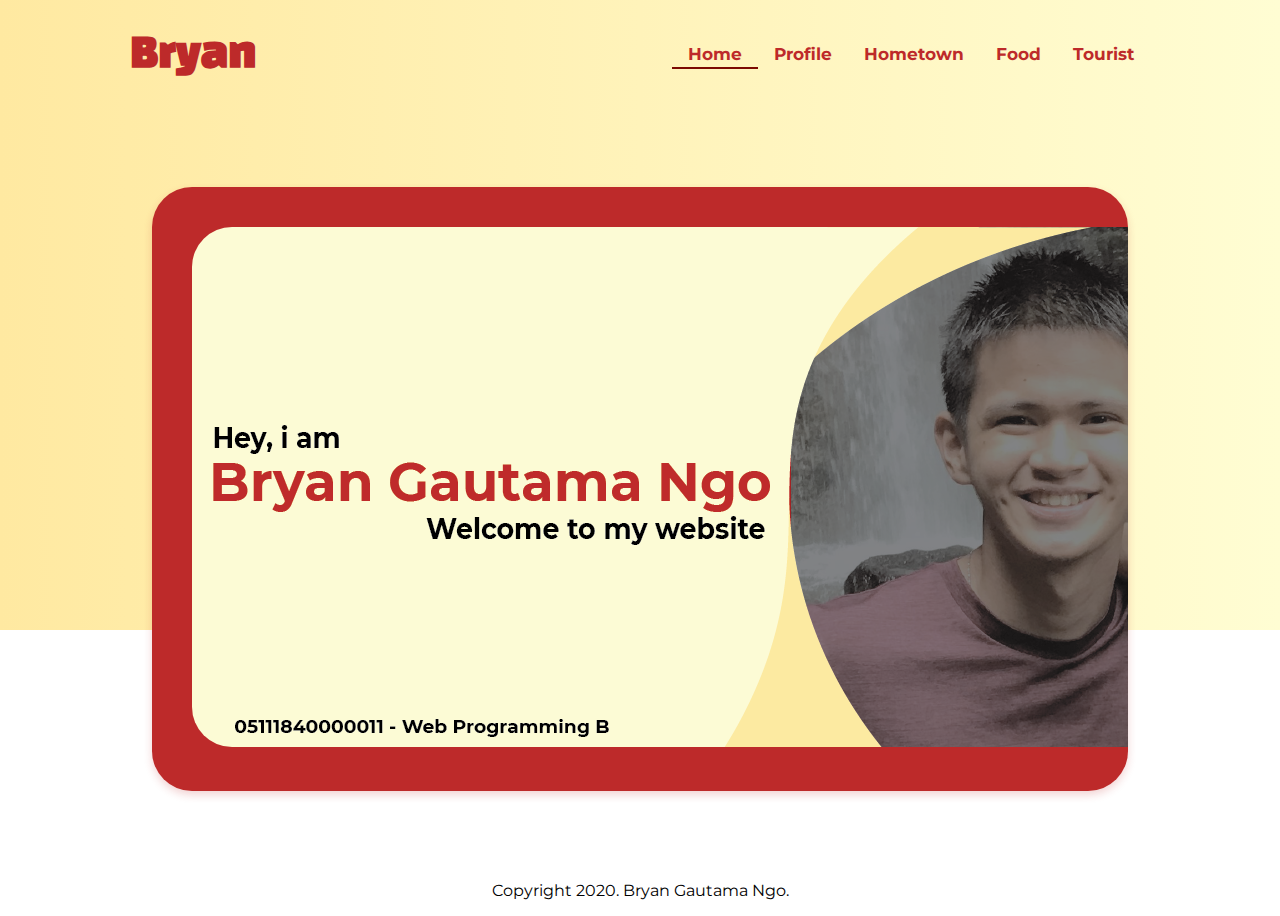
<file: quiz1/index.html>
<!DOCTYPE html>

<head>
    <meta name="viewport" content="width=device-width, initial-scale=1">
    <title>Home</title>
    <link rel="stylesheet" href="assets/styles/style.css">
    <link rel="icon" href="assets/images/icon.png">
</head>

<body>
    <div id = "content">
        <div class="topnav">
            <h1>Bryan</h1>
            <div class="topnav-right">
              <a href="index.html" class= "active">Home</a>
              <a href="profile.html">Profile</a>
              <a href="hometown.html">Hometown</a>
              <a href="food.html">Food</a>
              <a href="tourist.html">Tourist</a>
            </div>
          </div>    

          <div id="card" class="main">   
              <div id = "inside">
                    <img src = "assets/images/home/banner.png">
              </div>
          </div>
    </div>


    <footer>
        <p class="center">Copyright 2020. Bryan Gautama Ngo.</p>
    </footer>
    <div id="background"></div>
</body>
</file>
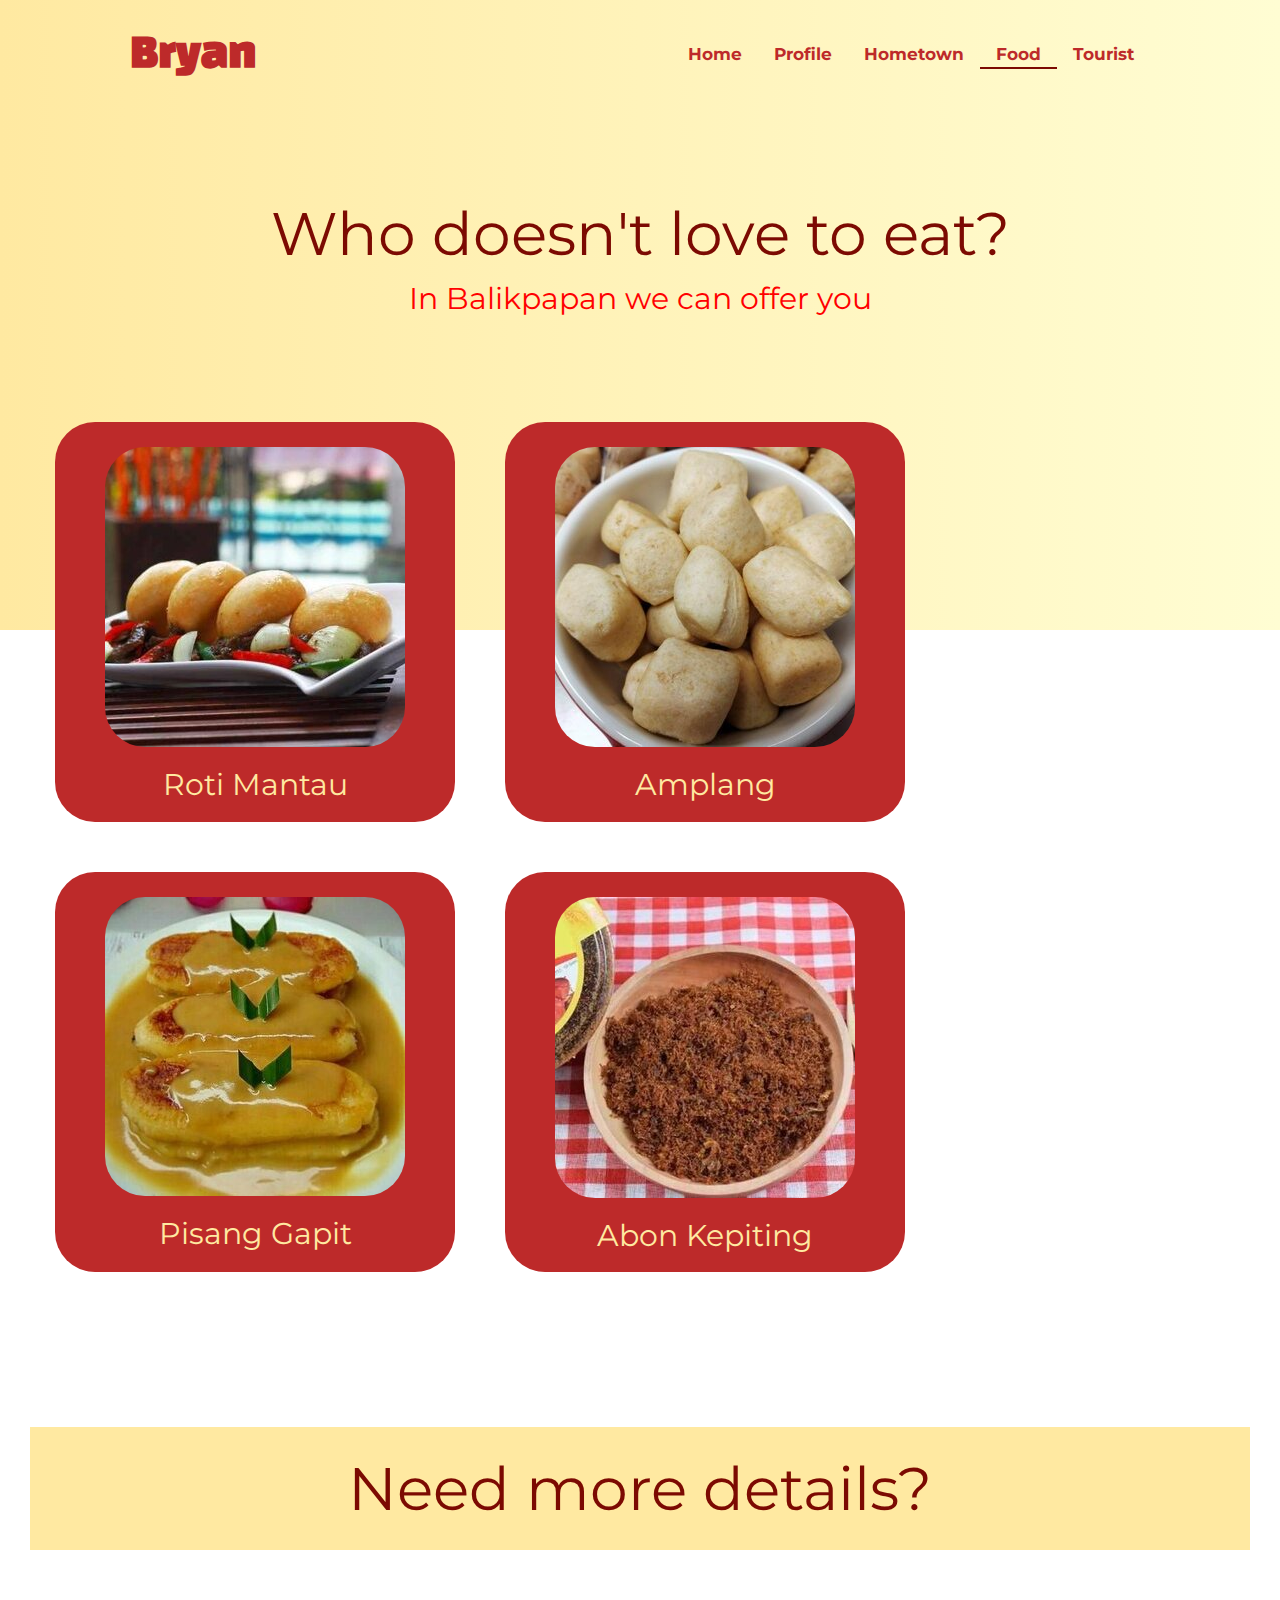
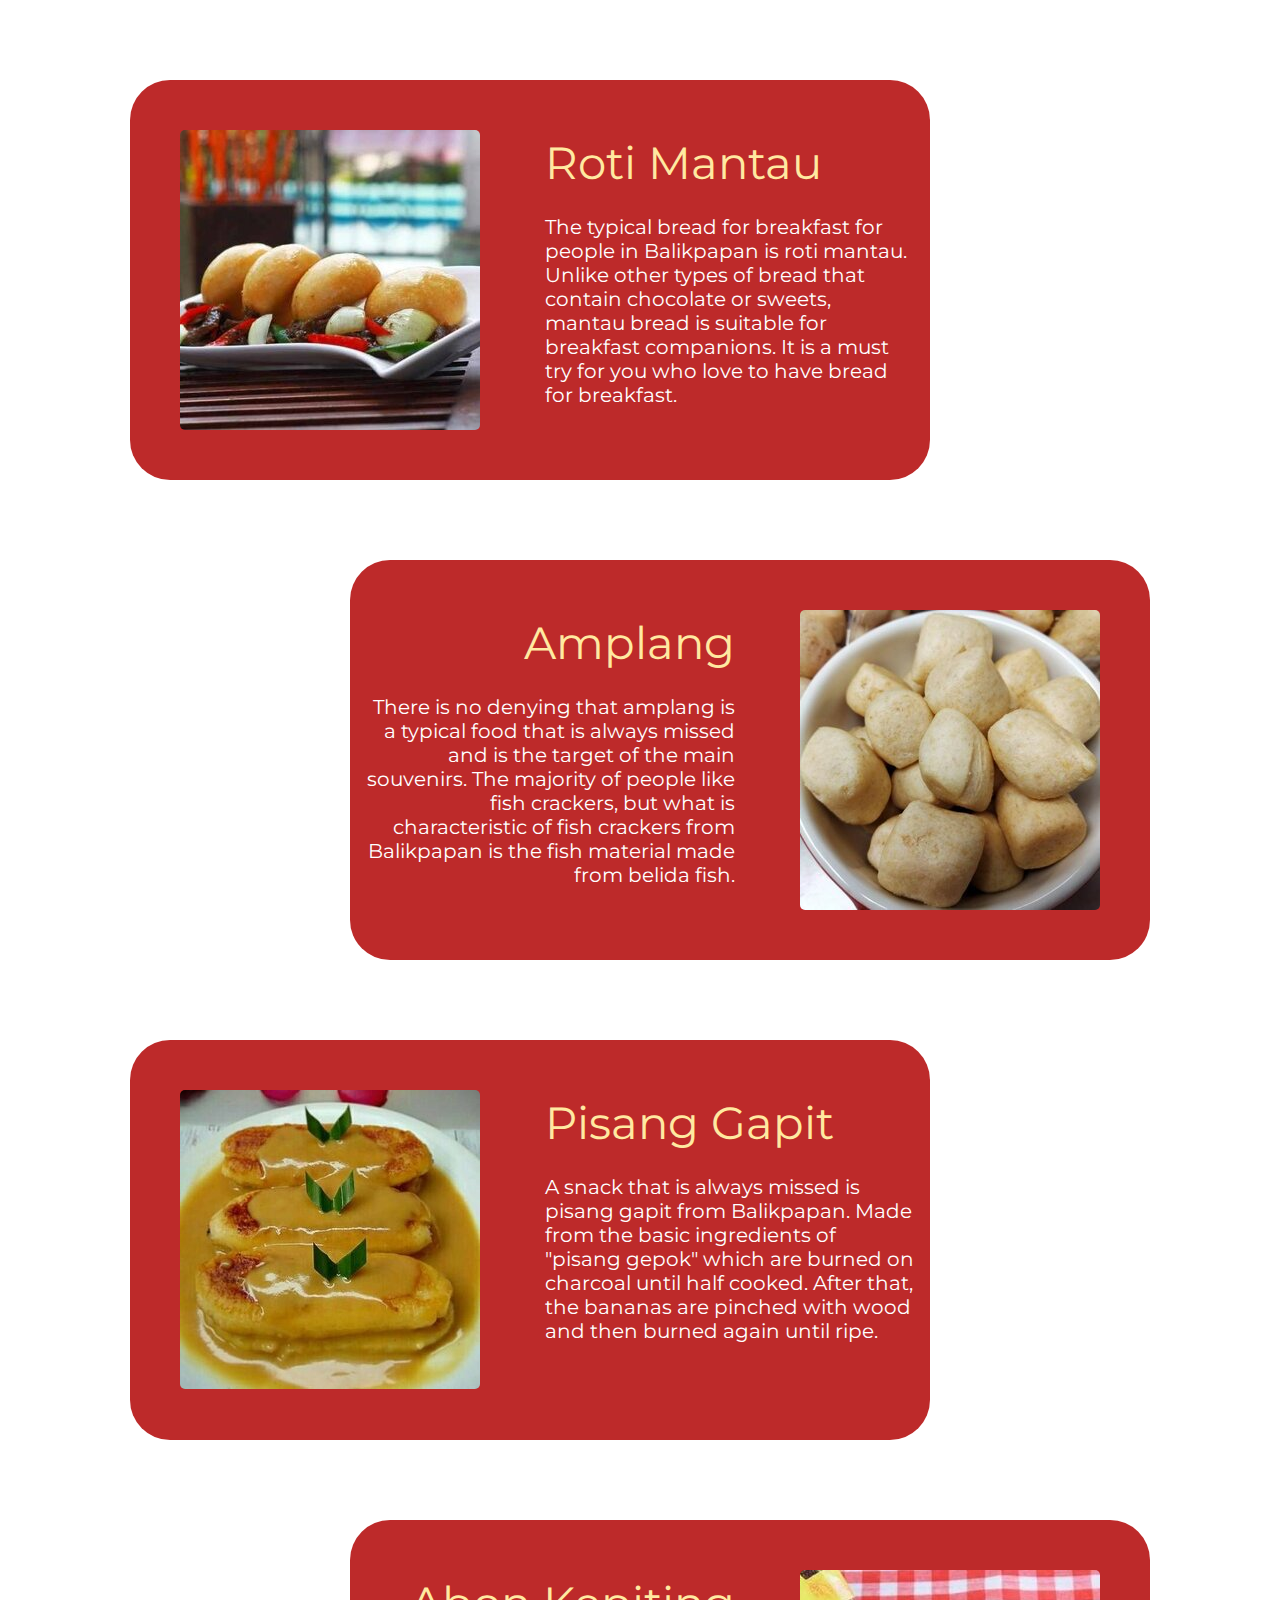
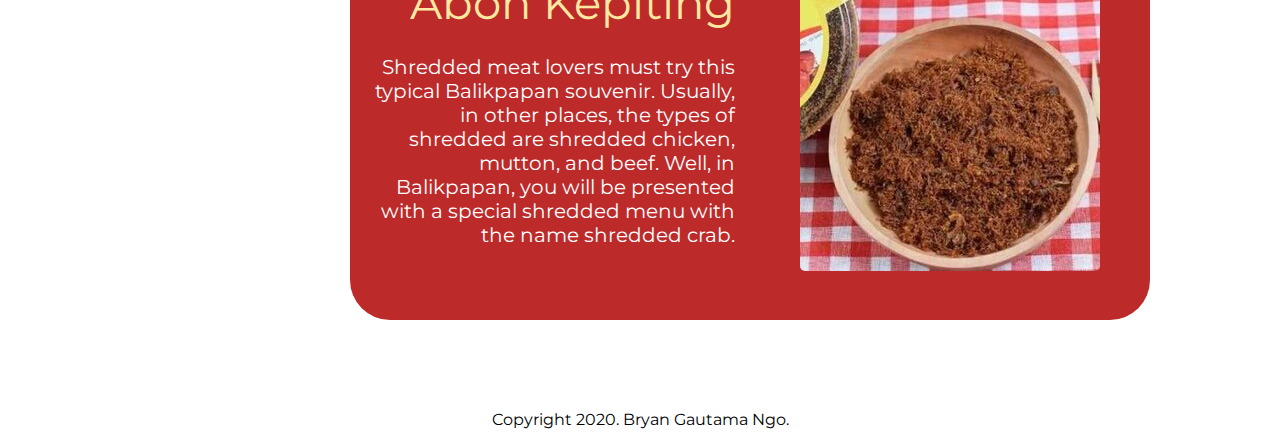
<file: quiz1/food.html>
<!DOCTYPE html>

<head>
    <meta name="viewport" content="width=device-width, initial-scale=1">
    <title>Food</title>
    <link rel="stylesheet" href="assets/styles/style.css">
    <link rel="icon" href="assets/images/icon.png">
</head>

<body>
    <div id="content">
        <div class="topnav">
            <h1>Bryan</h1>
            <div class="topnav-right">
                <a href="index.html">Home</a>
                <a href="profile.html">Profile</a>
                <a href="hometown.html">Hometown</a>
                <a href="food.html" class="active">Food</a>
                <a href="tourist.html">Tourist</a>
            </div>
        </div>

        <div class="main">
            <div class="foodtitle">
                <div id="foodtitle">Who doesn't love to eat?</div>
                <div id="fooddesc">In Balikpapan we can offer you</div>
            </div>

            <div class="foodlist">
                <a href="#mantau"class="foodcard">
                    <img src="assets/images/food/mantau.jpg">
                    <div class="foodcardname">Roti Mantau</div>
                </a>
                <a href="#amplang" class="foodcard">
                    <img src="assets/images/food/amplang.jpg">
                    <div class="foodcardname">Amplang</div>
                </a>

                <a href="#pisang" class="foodcard">
                    <img src="assets/images/food/pisang.jpg">
                    <div class="foodcardname">Pisang Gapit</div>
                </a>

                <a href="#abon"class="foodcard">
                    <img src="assets/images/food/abon.jpg">
                    <div class="foodcardname">Abon Kepiting</div>
                </a>
            </div>

            <div class="detail" id="foodtitle">Need more details?</div>

            <div class="section">
                <div class="list redleft" id="mantau" >
                    <div class="flexfood"><img src="assets/images/food/mantau.jpg"></div>
                    <div class="flexfood">
                        <div class="foodlistname">Roti Mantau</div>
                        <div class="foodlistdesc">The typical bread for breakfast for people in Balikpapan is roti mantau. Unlike other types of bread that
                            contain chocolate or sweets, mantau bread is suitable for breakfast companions. It is a must try for you who love to have bread for breakfast.</div>
                    </div>
                </div>
                <div class="list redright" id="amplang">
                    <div class="flexfood right">
                        <div class="foodlistname">Amplang</div>
                        <div class="foodlistdesc">There is no denying that amplang is a typical food that is always
                            missed and is the target of the main souvenirs. The majority of people like fish crackers,
                            but what is characteristic of fish crackers from Balikpapan is the fish material made from
                            belida fish.</div>
                    </div>
                    <div class="flexfood"><img src="assets/images/food/amplang.jpg"></div>
                </div>

                <div class="list redleft" id="pisang">
                    <div class="flexfood"><img src="assets/images/food/pisang.jpg"></div>
                    <div class="flexfood">
                        <div class="foodlistname">Pisang Gapit</div>
                        <div class="foodlistdesc">A snack that is always missed is pisang gapit from Balikpapan. Made
                            from the basic ingredients of "pisang gepok" which are burned on charcoal until half cooked.
                            After that, the bananas are pinched with wood and then burned again until ripe.</div>
                    </div>
                </div>
                <div class="list redright" id="abon">
                    <div class="flexfood right">
                        <div class="foodlistname">Abon Kepiting</div>
                        <div class="foodlistdesc">Shredded meat lovers must try this typical Balikpapan souvenir.
                            Usually, in other places, the types of shredded are shredded chicken, mutton, and
                            beef. Well, in Balikpapan, you will be presented with a special shredded menu with the name
                            shredded crab.</div>
                    </div>
                    <div class="flexfood"><img src="assets/images/food/abon.jpg"></div>
                </div>
                <div class="clear"></div>
            </div>
        </div>
    </div>


    <footer>
        <p class="center">Copyright 2020. Bryan Gautama Ngo.</p>
    </footer>
    <div id="background"></div>
</body>
</file>
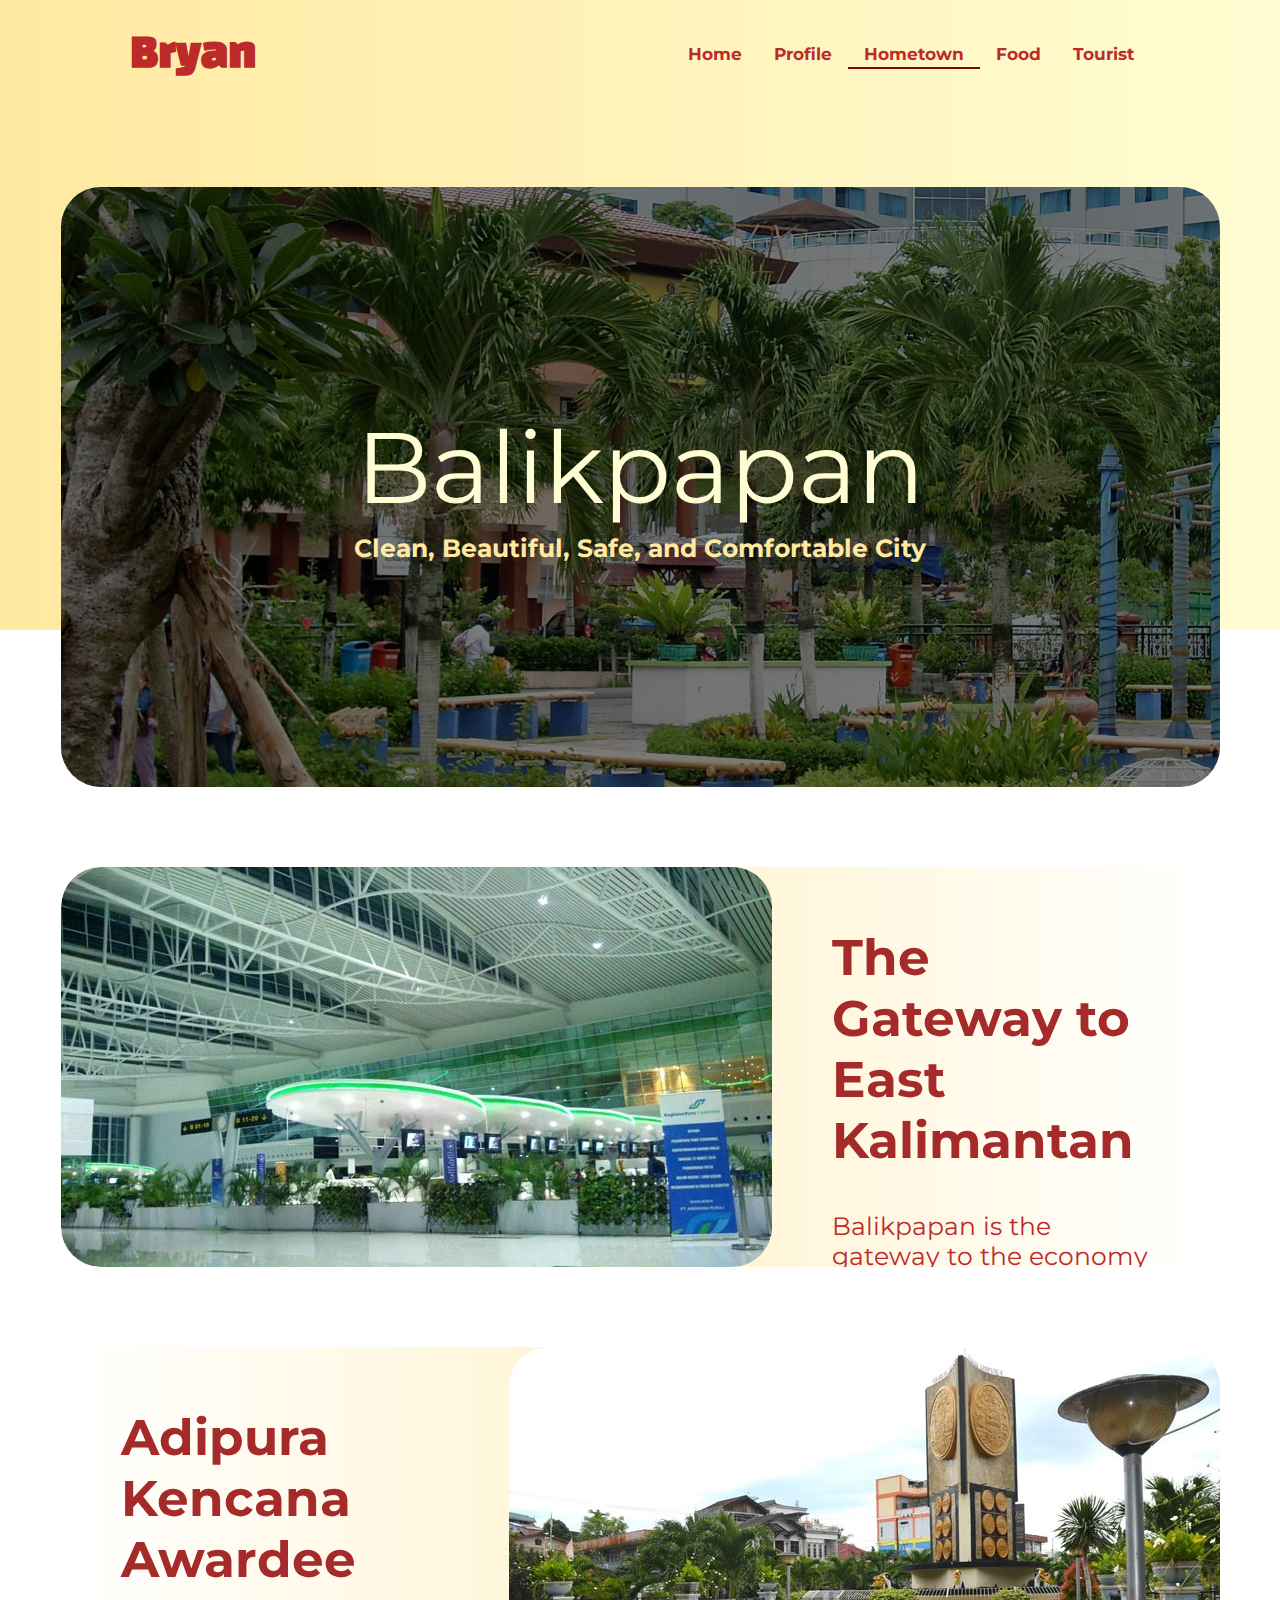
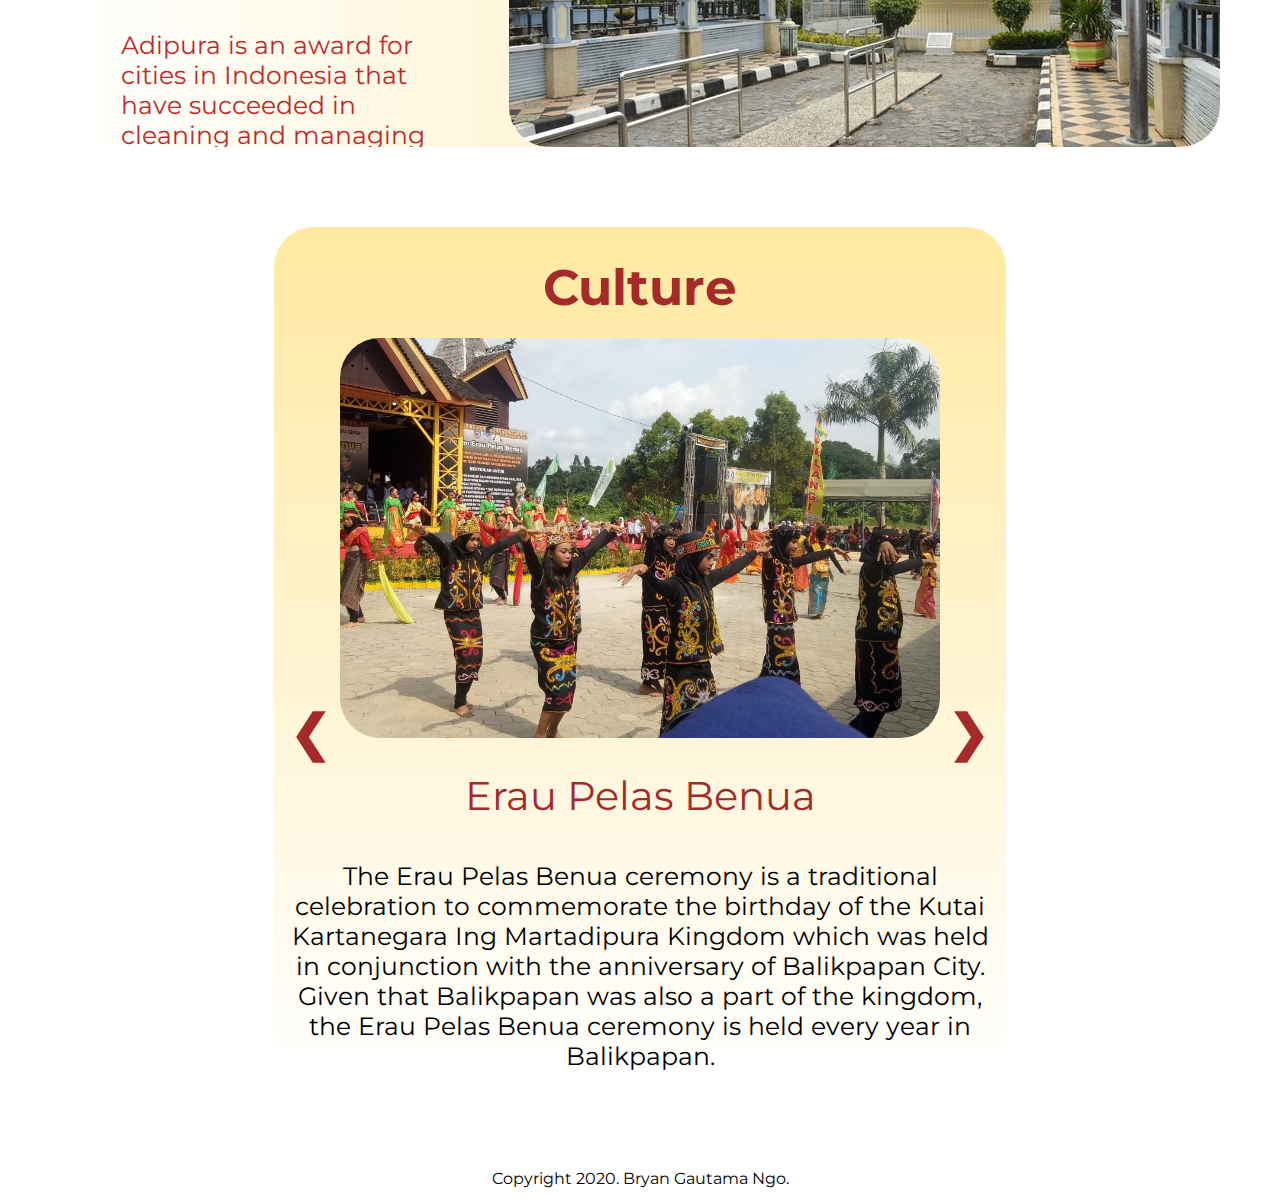
<file: quiz1/hometown.html>
<!DOCTYPE html>

<head>
    <meta name="viewport" content="width=device-width, initial-scale=1">
    <title>Hometown</title>
    <link rel="stylesheet" href="assets/styles/style.css">
    <link rel="icon" href="assets/images/icon.png">
</head>

<body>
    <div id = "content">
        <div class="topnav">
            <h1>Bryan</h1>
            <div class="topnav-right">
              <a href="index.html">Home</a>
              <a href="profile.html">Profile</a>
              <a href="hometown.html" class= "active">Hometown</a>
              <a href="food.html">Food</a>
              <a href="tourist.html">Tourist</a>
            </div>
        </div>

        <div class="main">
            <div class="hometown">
                <div class="centervh">
                    <div class="balikpapan lightcream">Balikpapan</div>
                    <div class="citydesc cream">Clean, Beautiful, Safe, and Comfortable City</div>
                </div>
            </div>

            <div>
                <div class="leftlist">
                    <div class="fleximage"><img src="assets/images/hometown/airport.jpg"> </div>
                    <div class="flexdesc">
                        <div class="listtitle mont">The Gateway to East Kalimantan</div>
                        <div class="listdesc mont">Balikpapan is the gateway to the economy of East Kalimantan because all economic activities must pass through this city. Semayang Harbor and Sultan Aji Muhammad Sulaiman Airport are two of the busiest and most important entrances.</div>
                    </div>
                </div>
                <div class="rightlist">
                    <div class="flexdesc">
                        <div class="listtitle mont">Adipura Kencana Awardee</div>
                        <div class="listdesc mont">Adipura is an award for cities in Indonesia that have succeeded in cleaning and managing the urban environment. Adipura is organized by the State Ministry of Environment and Adipura Kencana is an award for cities that have won 5 Adipura awards in a row.</div>
                    </div>
                    <div class="fleximage"><img src="assets/images/hometown/adipura.jpg"> </div>
                </div>
            </div>

            <div class="culture">
                <div class="culturetitle center listtitle">Culture</div>
                <div class="slideshow">
                    <div class="slide slidefade">
                        <div class="mySlides">
                            <img src="assets/images/hometown/erau.jpg" class="slidephoto">
                        </div>
                        <div class="slidetitle">Erau Pelas Benua</div>
                        <div class="slidedesc">The Erau Pelas Benua ceremony is a traditional celebration to commemorate the birthday of the Kutai Kartanegara Ing Martadipura Kingdom which was held in conjunction with the anniversary of Balikpapan City. Given that Balikpapan was also a part of the kingdom, the Erau Pelas Benua ceremony is held every year in Balikpapan.</div>
                    </div>
                  
                    <div class="slide slidefade">
                        <div class="mySlides">
                            <img src="assets/images/hometown/lamin.jpg" class="slidephoto">
                        </div>
                        <div class="slidetitle">Rumah Adat Lamin</div>
                        <div class="slidedesc">Rumah Lamin is a traditional house from East Kalimantan. Rumah Lamin is the identity of the Dayak people in East Kalimantan. Rumah Lamin is about 300 meters long, 15 meters wide, and approximately 3 meters high. Rumah Lamin is also known as a house on stilts which is long from connecting.</div>
                    </div>
                  
                    <div class="slide slidefade">
                        <div class="mySlides">
                            <img src="assets/images/hometown/takwo.jpg" class="slidephoto">
                        </div>
                        <div class="slidetitle">Pakaian Adat Takwo</div>
                        <div class="slidedesc">The Takwo dress is one of the traditional clothes used by the Kutai people in weddings. In the past, takwo clothes were only worn by aristocrats or dancers during traditional ceremonies. Now the general public can wear takwo clothes as wedding clothes. Quoted from the Balikpapan City Government website, Takwo means friendship.</div>
                    </div>
    
                    <a class="prev" onclick="plusSlides(-1)">&#10094;</a>
                    <a class="next" onclick="plusSlides(1)">&#10095;</a>
                  </div>
            </div>
        </div>
    </div>


    <footer>
        <p class="center">Copyright 2020. Bryan Gautama Ngo.</p>
    </footer>
    <div id="background"></div>
    <script src="assets/js/imagesilder.js"></script>
</body>
</file>
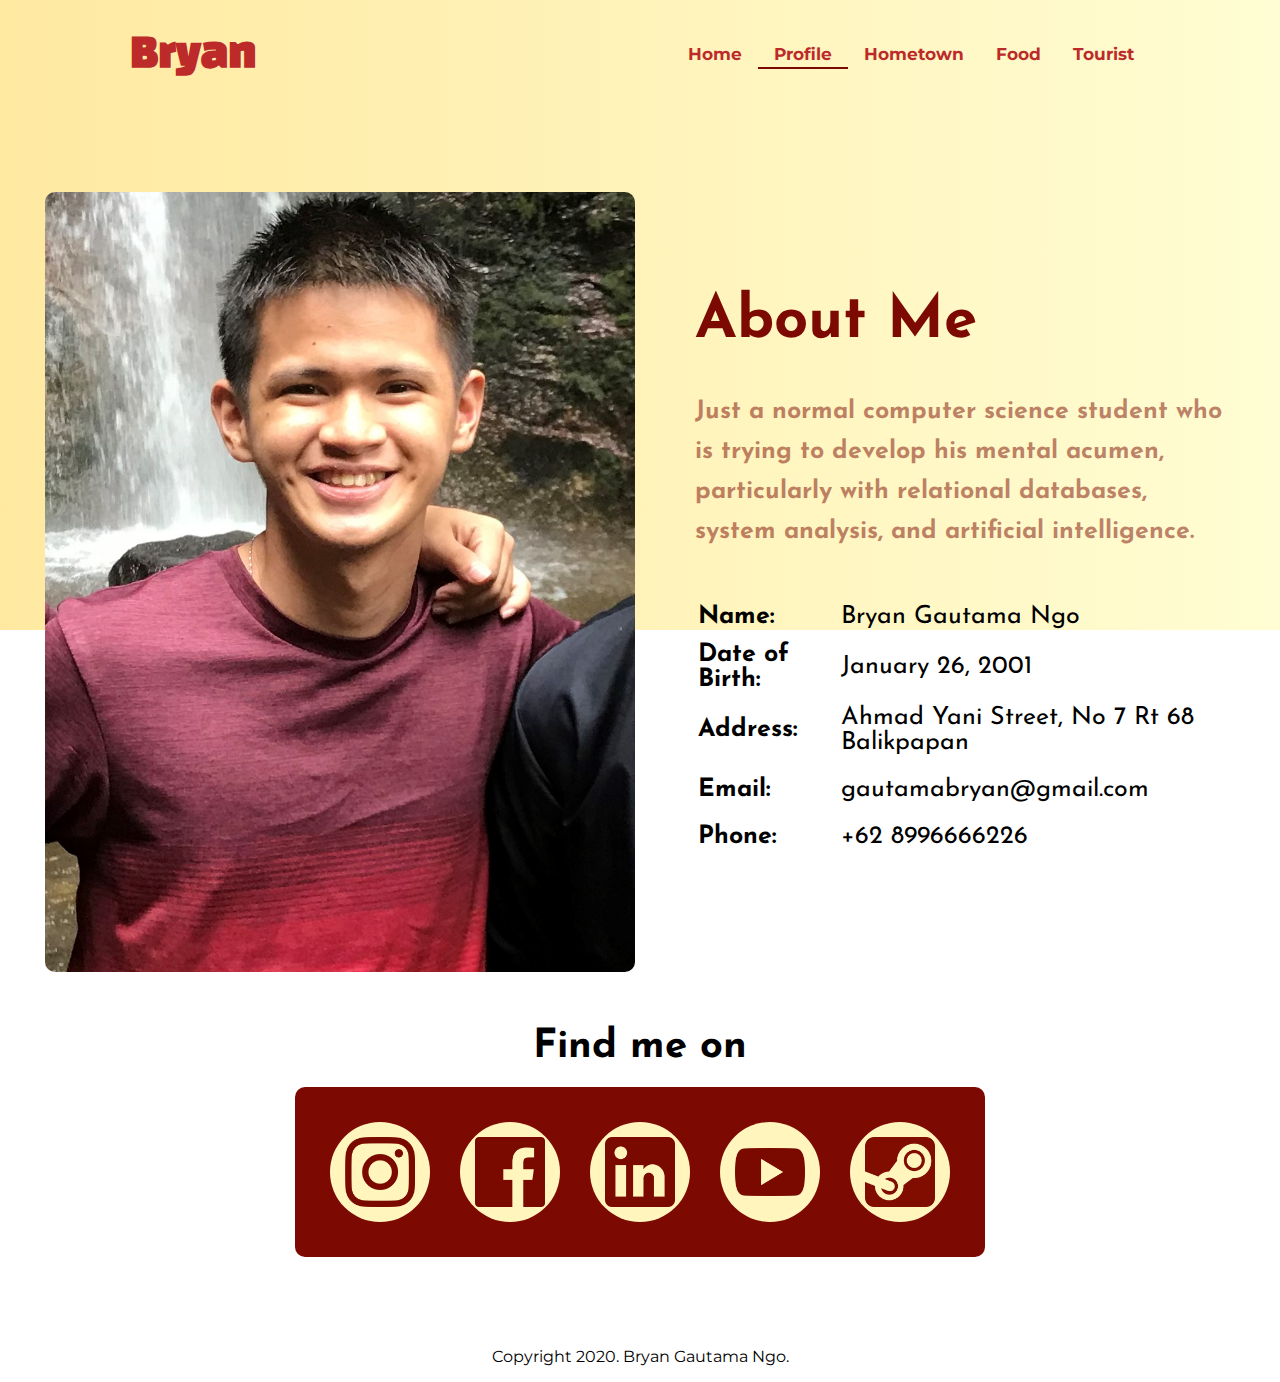
<file: quiz1/profile.html>
<!DOCTYPE html>

<head>
    <meta name="viewport" content="width=device-width, initial-scale=1">
    <title>Profile</title>
    <link rel="stylesheet" href="assets/styles/style.css">
    <link rel="icon" href="assets/images/icon.png">
</head>

<body>
    <div id="content">
        <div class="topnav">
            <h1>Bryan</h1>
            <div class="topnav-right">
                <a href="index.html">Home</a>
                <a href="profile.html" class="active">Profile</a>
                <a href="hometown.html">Hometown</a>
                <a href="food.html">Food</a>
                <a href="tourist.html">Tourist</a>
            </div>
        </div>

        <div class="main">
            <div class="flexbox profile">
                <div class="box first"></div>
                <div class="box second">
                    <div class="heading about josefin">About Me</div>
                    <div class="desc about josefin">Just a normal computer science student who is trying to develop his
                        mental acumen, particularly with relational databases, system analysis, and artificial intelligence.
                    </div>
                    <table>
                        <tr>
                            <th>Name:</th>
                            <td>Bryan Gautama Ngo</td>
                        </tr>
                        <tr>
                            <th>Date of Birth:</th>
                            <td>January 26, 2001</td>
                        </tr>
                        <tr>
                            <th>Address:</th>
                            <td>Ahmad Yani Street, No 7 Rt 68 Balikpapan</td>
                        </tr>
                        <tr>
                            <th>Email:</th>
                            <td>gautamabryan@gmail.com</td>
                        </tr>
                        <tr>
                            <th>Phone:</th>
                            <td>+62 8996666226</td>
                        </tr>
                    </table>
    
                </div>
            </div>
    
            <div class="center find josefin">Find me on</div>
            <div class="flexbox findbox">
                <a href="https://www.instagram.com/bryangautama/" target="_blank" class="circle"><img src="assets/images/profile/instagram.png"/></a>
                <a href="https://www.facebook.com/bryan.gautama.5" target="_blank" class="circle"><img src="assets/images/profile/facebook.png"/></a>
                <a href="https://www.linkedin.com/in/bryan-gautama-ngo-aab5261b6/" target="_blank" class="circle"><img src="assets/images/profile/linkedin.png"/></a>
                <a href="https://www.youtube.com/channel/UC7lMrflPHzS59PMXhh1Z2jA" target="_blank" class="circle"><img src="assets/images/profile/youtube.png"/></a>
                <a href="https://steamcommunity.com/id/heizzz/" target="_blank" class="circle"><img src="assets/images/profile/steam.png"/></a>
            </div>
        </div>
    </div>


    <footer>
        <p class="center">Copyright 2020. Bryan Gautama Ngo.</p>
    </footer>
    <div id="background"></div>
</body>
</file>
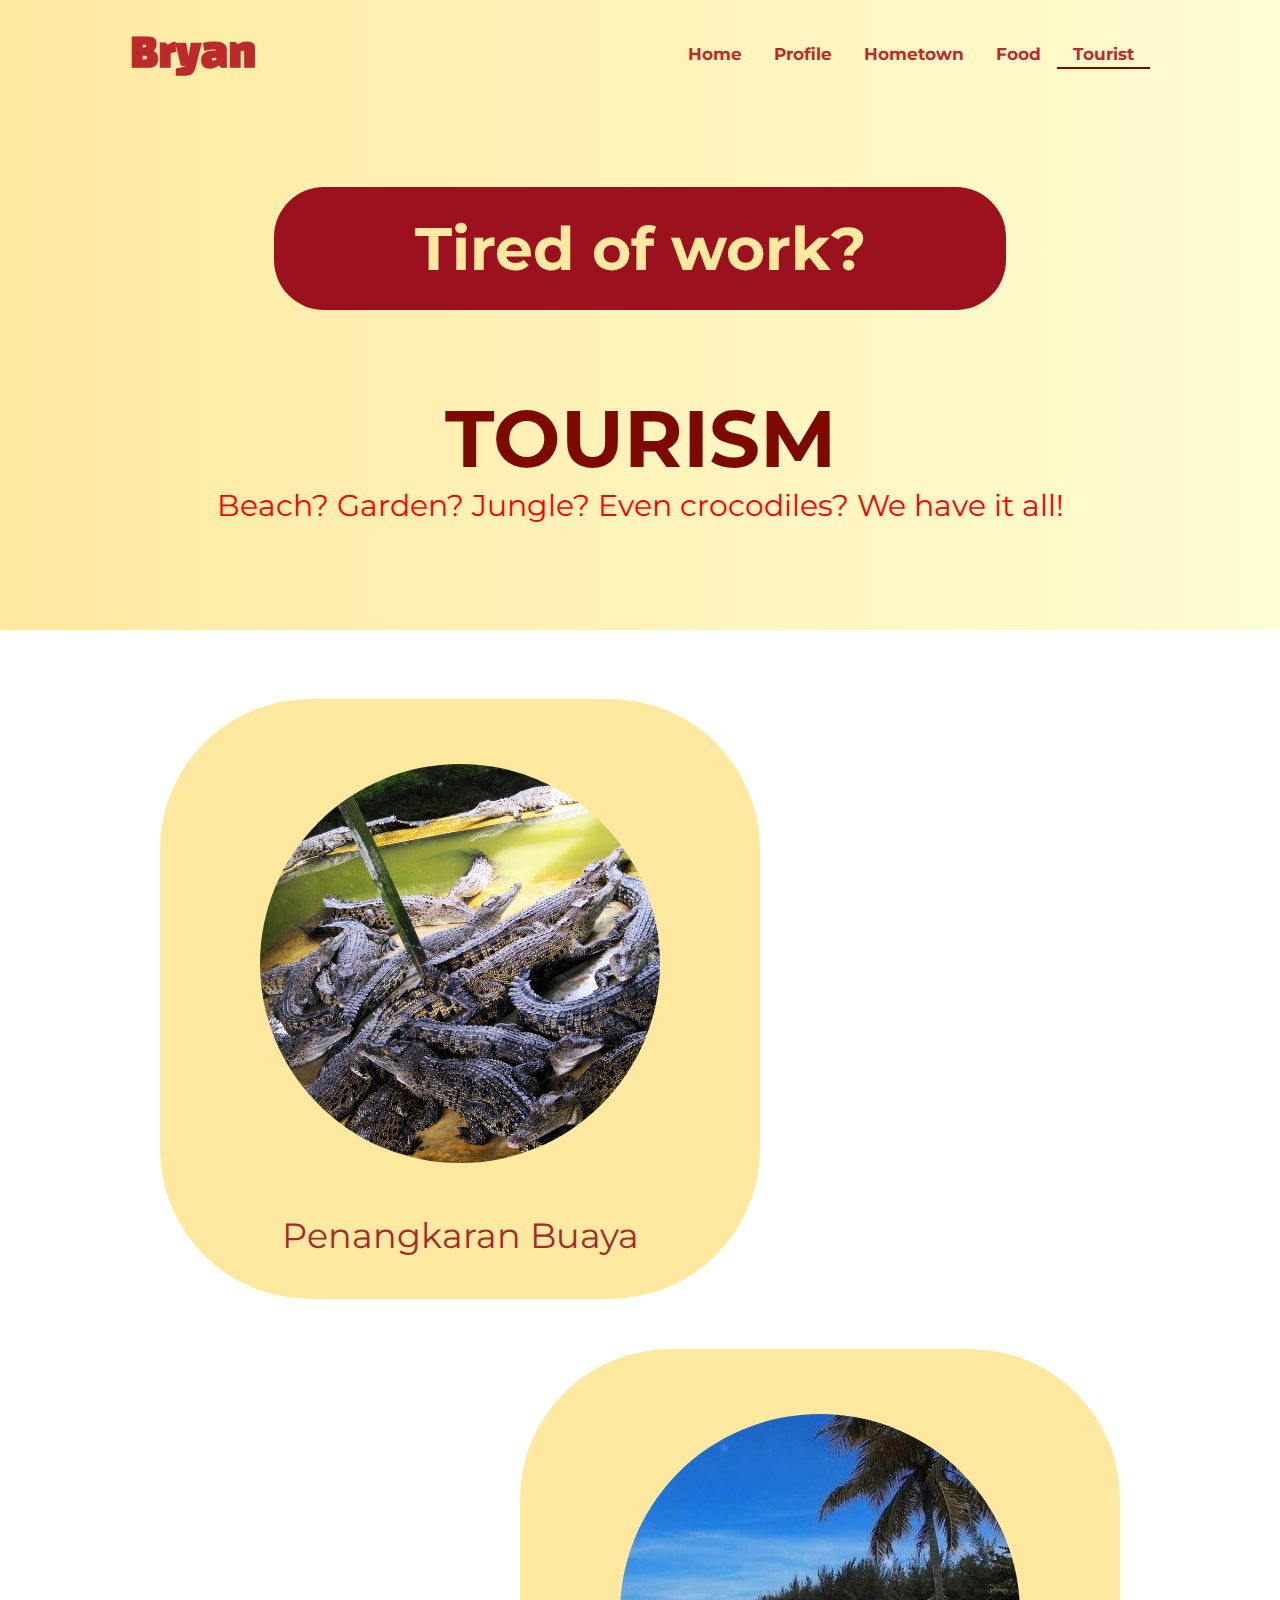
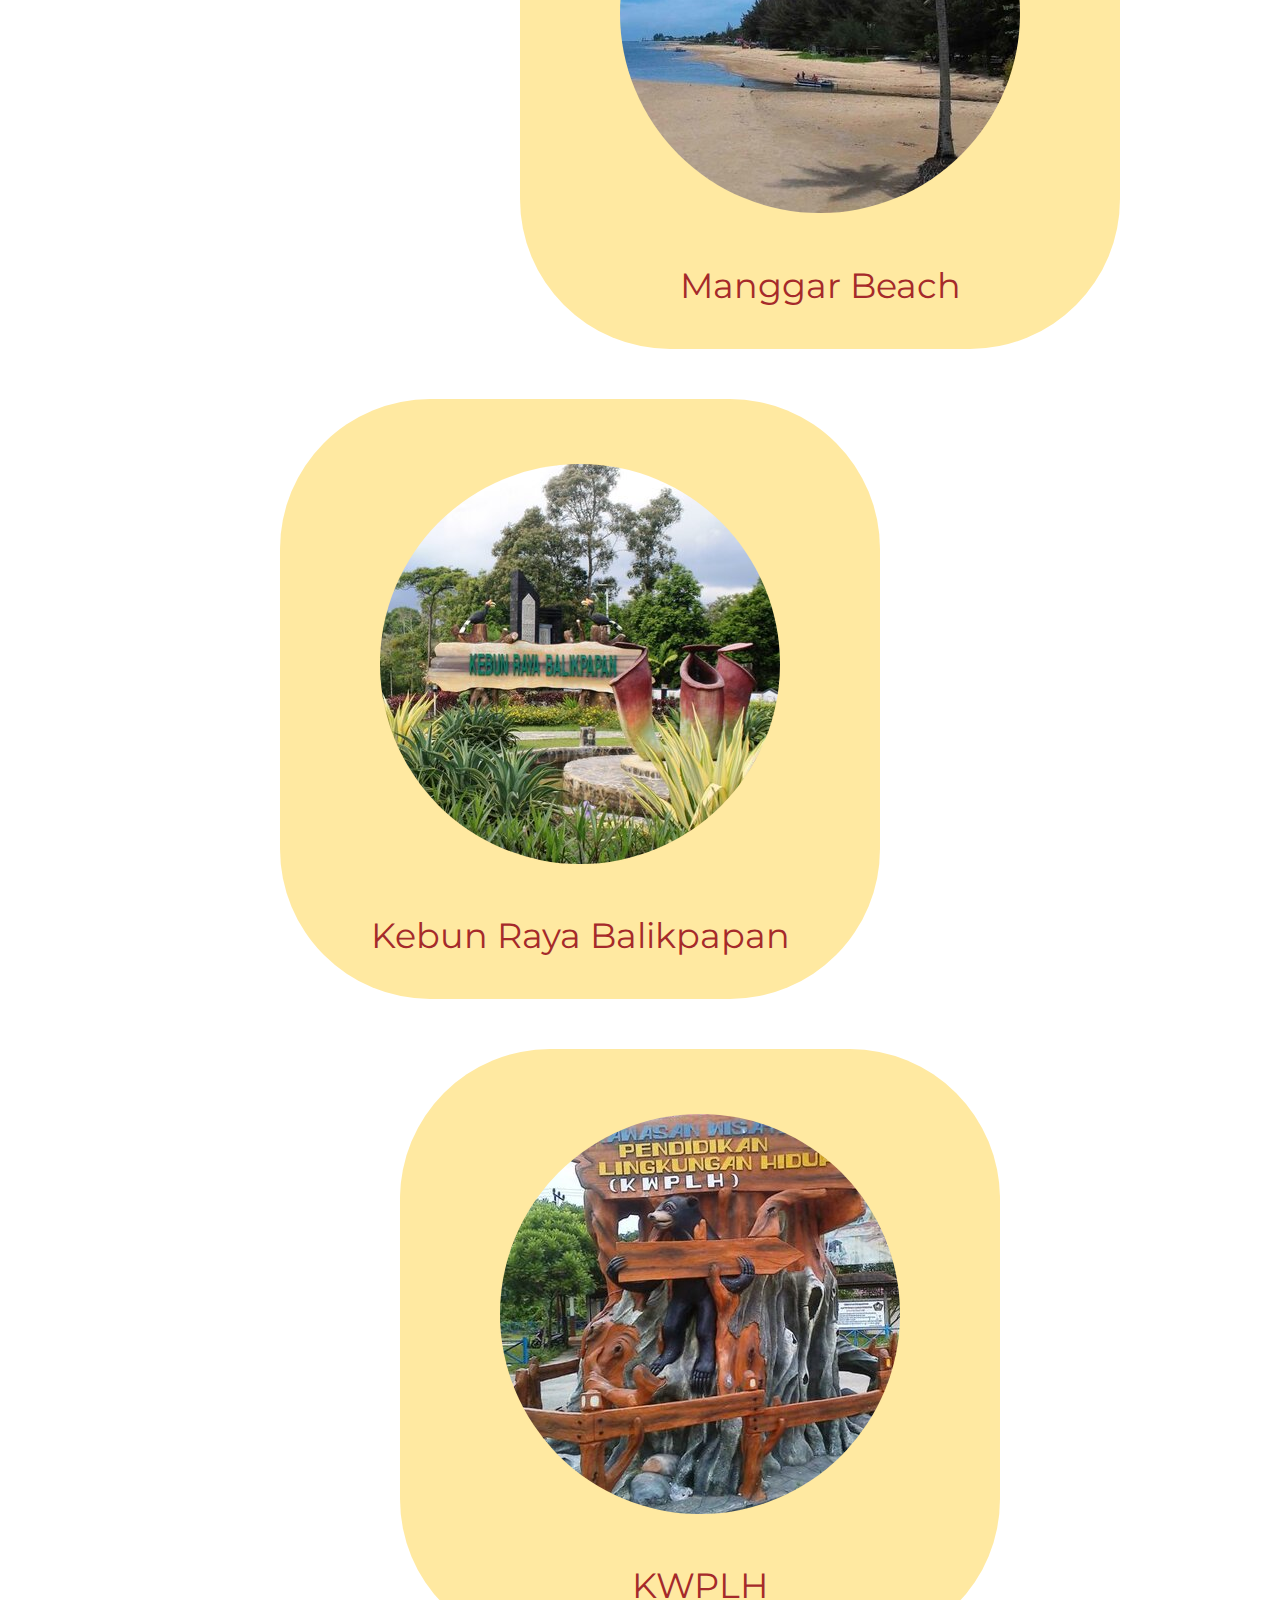
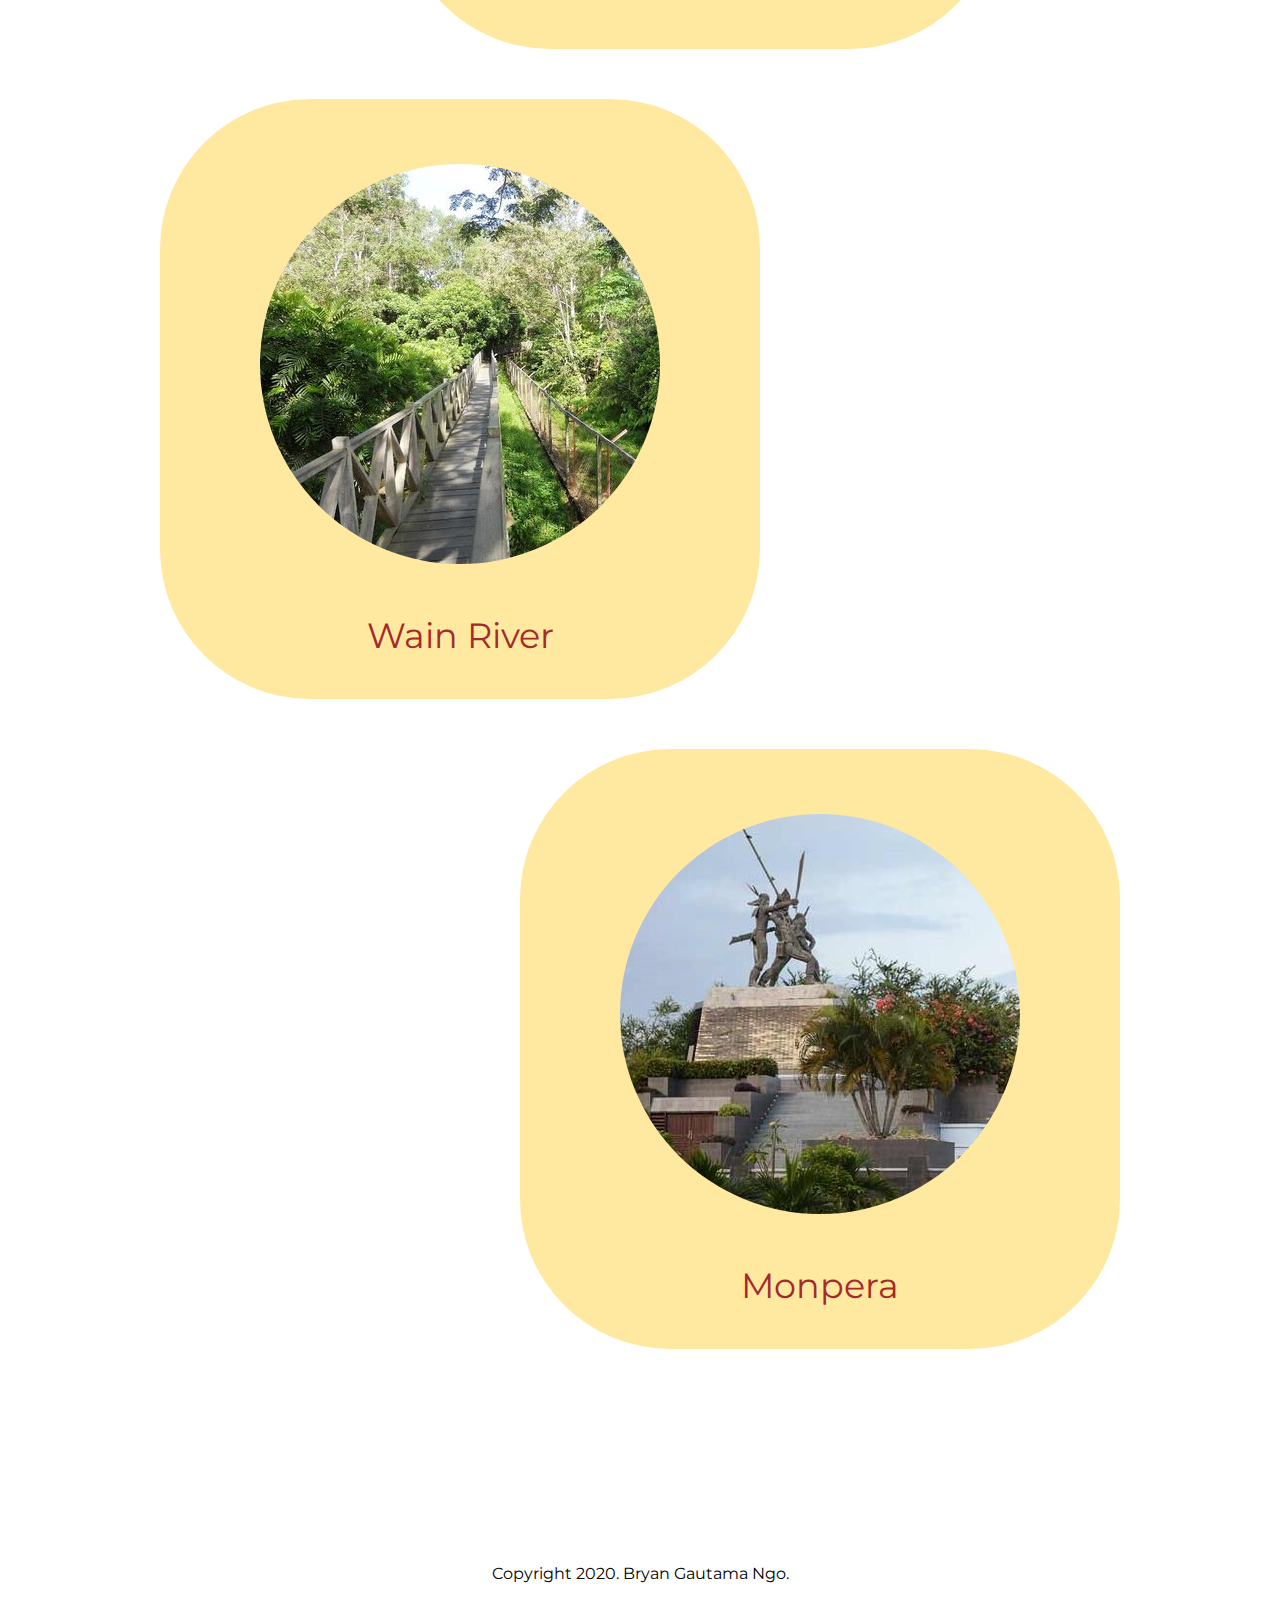
<file: quiz1/tourist.html>
<!DOCTYPE html>

<head>
    <meta name="viewport" content="width=device-width, initial-scale=1">
    <title>Tourist</title>
    <link rel="stylesheet" href="assets/styles/style.css">
    <link rel="icon" href="assets/images/icon.png">
</head>

<body>
    <div id="content">
        <div class="topnav">
            <h1>Bryan</h1>
            <div class="topnav-right">
                <a href="index.html">Home</a>
                <a href="profile.html">Profile</a>
                <a href="hometown.html">Hometown</a>
                <a href="food.html">Food</a>
                <a href="tourist.html" class="active">Tourist</a>
            </div>
        </div>

        <div class="main">
            <div class="randomizer"></div>
            <div class="heading center tourism">TOURISM</div>
            <div class="tourismsub center">Beach? Garden? Jungle? Even crocodiles? We have it all!</div>

            <div class="cont center">
                <div class="tourcircle floatleft">
                    <img src="assets/images/tourist/crocs.jpg">
                    <div class="text ">
                        <div>In this location, crocodiles are deliberately cultivated to be used for almost
                            all parts of it. Here the crocodiles developed are estuarine, supit, and freshwater
                            crocodiles. Besides seeing crocodiles up close, visitors can also see the activities of
                            other animals, elephants.
                        </div>
                        <div class="address"><b>Address:</b> Teritip, East Balikpapan, Balikpapan City, East Kalimantan
                            76118.</div>
                    </div>
                    <div class="tourdesc">Penangkaran Buaya</div>
                </div>

                <div class="tourcircle floatright">
                    <img src="assets/images/tourist/beach.jpg">
                    <div class="tourdesc">Manggar Beach</div>
                    <div class="text ">
                        <div>The beach with an area of 13,000 m<sup>2</sup> with clear sea water, small waves and white
                            sand, is a comfortable place for those who want to play, sail or beach volleyball. The sand
                            is a bit white and there are pine trees on the edge. Around the beach there are also many
                            rental buoys of various shapes and colors. The trees around the beach also give the
                            impression of being shady and cool.
                        </div>
                        <div class="address"><b>Address:</b> Jl. Pantai Manggar Segarasari Manggar, Manggar Baru, East
                            Balikpapan, 76116.</div>
                    </div>
                </div>

                <div class="tourcircle floatleft bitright">
                    <img src="assets/images/tourist/krb.jpg">
                    <div class="tourdesc mid">Kebun Raya Balikpapan</div>
                    <div class="text ">
                        <div>Kalimantan forests that are increasingly damaged day by day are a threat to flora and
                            fauna, including humans. Efforts are being made to keep the tropical forests on this island
                            from getting worse. The Balikpapan Botanical Garden was established which aims for tourism
                            objects, nature conservation, conservation education and research, and the preservation of
                            the native flora of Kalimantan which is almost extinct.</div>
                        <div class="address"><b>Address:</b> Jl. Soekarno Hatta Km. 15, Karang Joang, North Balikpapan,
                            76127.</div>
                    </div>
                </div>

                <div class="tourcircle floatright bitleft">
                    <img src="assets/images/tourist/kwplh.jpg">
                    <div class="tourdesc">KWPLH</div>
                    <div class="text ">
                        <div>Kawasan Wisata Pendidikan Lingkungan Hidup (KWPLH), which translates to Environmental
                            Education and Recreation facility, or colloquially also known as the Sun Bear Center, is the
                            ONLY environmental education facility in Indonesian Borneo. This place also known as The Sun
                            Bear Education & Conservation Center.</div>
                        <div class="address"><b>Address:</b> Jl. Soekarno Hatta Km. 23, No. 185 RT. 42, Karang Joang,
                            North Balikpapan.</div>
                    </div>
                </div>

                <div class="tourcircle floatleft">
                    <img src="assets/images/tourist/wain.jpg">
                    <div class="tourdesc mid">Wain River</div>
                    <div class="text ">
                        <div>HLSW (Hutan Lindung Sungai Wain) is a combination of forest and river tourism objects. The
                            total area of the HLSW area is 10,025 hectares and is traversed by the Wain River which is
                            18,300 m long with clear water with mangroves and habitat for birds, fish, crabs and forest
                            people.</div>
                        <div class="address"><b>Address:</b> Karang Joang, Balikpapan Utara, Balikpapan City, East
                            Kalimantan 76127.</div>
                    </div>
                </div>

                <div class="tourcircle floatright">
                    <img src="assets/images/tourist/monpera.jpg">
                    <div class="tourdesc">Monpera</div>
                    <div class="text ">
                        <div>Monumen Perjuangan Rakyat (Monpera) is a memorial monument to commemorate a historical
                            event in Balikpapan City, East Kalimantan Province. The first monument was a statue of a
                            Dayak warrior (made of ironwood) holding a flag in front of a tilapia fish pond in 1983.
                            Later the statue was renovated into a bronze statue with three figures in the statue who
                            were excited to erect a flagpole.</div>
                        <div class="address"><b>Address:</b> Jl. Jenderal Sudirman No.1, RW.RT.11, Klandasan Ulu,
                            Balikpapan City.</div>
                    </div>
                </div>

                <div class="clear"></div>

            </div>
        </div>
    </div>

    </div>


    <footer>
        <p class="center">Copyright 2020. Bryan Gautama Ngo.</p>
    </footer>
    <div id="background"></div>
    <script src="assets/js/texttyper.js"></script>
</body>
</file>
<file: quiz1/assets/styles/style.css>
@import url('https://fonts.googleapis.com/css2?family=Noto+Sans+JP&family=Montserrat&display=swap');
@import url('https://fonts.googleapis.com/css2?family=Sigmar+One&display=swap');
@import url('https://fonts.googleapis.com/css2?family=Josefin+Sans&display=swap');
@import url('https://fonts.googleapis.com/css2?family=Black+Han+Sans&family=Sniglet&display=swap');

* {
   box-sizing: border-box;
}

.mont{
   font-family: "Montserrat", sans-serif;
}
.josefin {
   font-family: "Josefin Sans", sans-serif;
   font-weight: bold;
}

.blackhan{
   font-family: 'Black Han Sans', sans-serif;
}
body {
   font-family: 'Montserrat', sans-serif;
   margin: 0;
   padding: 0;
}

#content {
   position: relative;
   z-index: 2;
   padding: 30px;
}

.main {
   animation-name: fade;
   animation-duration: 0.75s;
   height: 100%;
   width: 100%;
}

.topnav {
   overflow: hidden;
   padding-left: 100px;
   padding-right: 100px;
}

.topnav h1 {
   font-family: 'Black Han Sans', sans-serif;
   float: left;
   color: #BD2A2A;
   margin-top: -0px;
   font-size:40px;
}

#background {
    position: absolute;
    top: 0;
    left: 0;
    width: 100%;
    height: 70%;
    background-image: linear-gradient(to left,#FFFDD3,#FFE9A1 );
    z-index: 1;
}

.B-decor {
   margin-right: -8px;
   background-color: blue;
   border-radius: 8px;
   color: white;
}

.topnav a {
 float: left;
 color: #BD2A2A;
 text-align: center;
 padding: 14px 16px;
 text-decoration: none;
 font-size: 17px;
 font-weight: bold;
}

.topnav a:hover {
 color: red;
}

.topnav a.active:hover {
   border-bottom: 2px solid red;
}


.topnav a.active {
   border-bottom: 2px solid#7C0A02;
   padding-bottom: 3px;
   border-bottom-style: solid;
}

.topnav-right {
 float: right;
}

#card {
   box-shadow: 0 4px 8px 0 rgba(189, 42, 42, 0.2);
   max-width: 1200px;
   height: 40%;
   border-radius: 40px;
   padding: 40px;
   width: 80%;
   margin-top: 80px;
   margin-right: auto;
   margin-left: auto;
   overflow: hidden;
   background-color: #BD2A2A;
}

#inside {
   border-radius: 40px;
   height: 100%;
   position: relative;
   text-align: center;
}

img {
   border-radius: 40px;
}

.center {
   text-align: center;
}

footer{
   margin-top: 60px;
}

.flexbox {
   display: flex;
   width: 100%;
   height: 100%;
   border-radius: 10px;
   margin: 0 auto;
}

.box {
   margin: 5px;
   border-radius: 10px;
}
.first {
   flex-basis: 50%;
   background-image: url("../images/profile/profile.JPG");
   background-repeat: no-repeat;
   background-size: 100%;
   border-radius: 10px;
}

.second {
   flex-basis: 50%;
   border-radius: 10px;
   padding: 100px 0 0 50px;
}

.profile {
   height: 790px;
   width: 1200px;
   margin-top: 80px;
   margin-right: auto;
   margin-left: auto;
   overflow: hidden;
   
}

table {
   text-align: left;
   font-family: "Josefin Sans", sans-serif;
   font-size: 25px;
}

td {
   padding: 10px 20px;
}


.heading {
   color: #7C0A02;
   font-size: 60px;
   font-weight: bolder;
}

.about {
   margin-bottom: 40px;
}


.desc {
   color: rgb(124, 10, 2, 0.5);
   font-size: 25px;
   line-height: 1.6;
}

.find {
   margin-top: 50px;
   font-size: 40px;
}

.circle {
   border-radius: 50%;
   height: 100px;
   width: 100px;
   margin: 15px;
   background-color:#FFF5BD;
   padding:15px
}

.findbox{
   height: fit-content;
   width: fit-content;
   width: -moz-fit-content;
   width: -webkit-fit-content;
   padding: 20px;
   margin-top: 20px;
   margin-right: auto;
   margin-left: auto;
   overflow: hidden;
   background-color: #7C0A02 ;
}

.circle img{
   border-radius: 0;
   height: 70px;
   width:70px;
   margin-left: auto;
   margin-right: auto;
   filter: invert(11%) sepia(47%) saturate(6347%) hue-rotate(13deg) brightness(93%) contrast(114%);
}

.circle:hover {
   transform: translateY(-1em);
   transition-duration: 0.5s;
}
.circle:hover img{
   filter: invert(11%) sepia(93%) saturate(7472%) hue-rotate(1deg) brightness(106%) contrast(103%);
}

.hometown {
   text-align: center;
   background-image: url(../images/hometown/balikpapan.jpg);
   background-size: cover;
   height: fit-content;
   border-radius: 40px;
   padding: 300px;
   width:95%;
   max-width: 1800px;
   margin-top: 80px;
   margin-right: auto;
   margin-left: auto;
   box-shadow: inset 0 0 0 1000px rgba(0,0,0,.5);
   position: relative;
}

.balikpapan{
   font-size: 100px;
   animation: fade;
   animation-duration: 1s;
}

.lightcream {
   color: #FFFDD3;
}

.cream {
   color: #FFE9A1;
}

.citydesc{
   font-size: 25px;
   line-height: 1.6;
   font-weight: bold;
   animation: fade;
   animation-duration: 1s;
}

.centervh {
   margin: 0;
   position: absolute;
   top: 50%;
   left: 50%;
   -ms-transform: translate(-50%, -50%);
   transform: translate(-50%, -50%);
}

@keyframes fade {
   from {opacity: 0;}
   to {opacity: 1;}
}

.leftlist {
   margin-top: 80px;
   border-radius: 40px;
   margin-left: auto;
   margin-right: auto;
   position: relative;
   width: 95%;
   height: 400px;
   display: flex;
   background-image: linear-gradient(to left, #ffffff,#FFE9A1 );
   overflow: hidden;
}

.leftlist img {
   position: relative;
}


.fleximage{
   flex-basis: 25%;
}

.flexdesc{
   flex-basis: 75%;
   padding: 60px;
}

.listtitle{
   /* margin-top: 20px; */
   font-size: 50px;
   font-weight: bold;
   color: brown;
}

.listdesc{
   margin-top: 40px;
   font-size: 25px;
   color: #BD2A2A;
}

.rightlist {
   margin-top: 80px;
   border-radius: 40px;
   margin-left: auto;
   margin-right: auto;
   position: relative;
   width: 95%;
   height: 400px;
   display: flex;
   background-image: linear-gradient(to right, #ffffff,#FFE9A1 );
   overflow: hidden;
}

#foodtitle{
   margin-top: 10px;
   font-size: 60px;
   color:#7C0A02;
}

#fooddesc{
   margin-top: 10px;
   font-size: 30px;
   color:red;
}
.foodtitle{
   justify-content: space-around;
   text-align: center;
   height: 50%;
   border-radius: 40px;
   width:100%;
   margin-top: 80px;
   margin-right: auto;
   margin-left: auto;
   position: relative;
   background-image: #7C0A02;
   overflow: hidden;
}

.foodlist{
   margin-top: 80px;
   text-align: center;
   height: fit-content;
   width: fit-content;
   margin-left: auto;
   margin-right: auto;
   margin-bottom: 130px;
   display: flex;
   flex-wrap: wrap;   
   width: -moz-fit-content;
   width: -webkit-fit-content;
}

.foodcard{
   padding:25px;
   margin: 25px;
   height: 400px;
   width: 400px;
   background-color:#BD2A2A;
   border-radius: 40px;
   overflow: hidden;
}

.foodcard:hover{
   transform: translateY(-1em);
   transition-duration: 0.5s;
   
}

.foodcardname{
   margin-top: 15px;
   color:#FFE9A1;
   font-size: 30px;
   text-decoration: none;
}

a{
   text-decoration: none
}

section {
   width: 350px;
   height: 130px;
   overflow-y: scroll;
   border: 1px solid black;
   font-size: 0; 
   scroll-behavior: smooth;   
 }

.list {
   margin-top: 80px;
   border-radius: 40px;
   position: relative;
   width: 80%;
   height: 400px;
   max-width: 800px;
   display: flex;
   overflow: hidden;
}

.redright{
   margin-right: 100px;
   background-image: linear-gradient(to right, #BD2A2A,#BD2A2A );
   float: right;
   scroll-behavior: smooth;  
}

.redleft{
   margin-left: 100px;
   background-image: linear-gradient(to left, #BD2A2A,#BD2A2A );
   float: left;
   scroll-behavior: smooth;  
}

.detail{
   text-align: center;
   margin-bottom: 50px;
   background-color: #FFE9A1;
   padding: 25px;
}

.flexfood{
   flex-basis: 50%;
   padding:15px;
}

.flexfood img{
   min-width: 300px;
   min-height: 300px;
   padding: 35px;
}

.clear {
   clear: both;
}

.right{
   text-align: right;
}

.foodlistname{
   margin-top: 40px;
   color:#FFE9A1;
   font-size: 45px;
}

.foodlistdesc{
   margin-top: 25px;
   color:white;
   font-size: 20px;
}

.randomizer {
   margin-top: 80px;
   margin-left: auto;
   margin-right: auto;
   width: 60%;
   height: 250px;
   background-color: #9B111E;
   text-align: center;
   font-weight: bold;
   font-family: 'Montserrat', sans-serif;
   color: #FFE9A1;
   display: flex;
   flex-direction: column;
   justify-content: center;
   height: 100%;
   padding:25px;
   font-size: 60px;
   border-radius: 50px;
   overflow: hidden;
}

.tourism{
   font-weight: bold;
   font-size: 80px;
   margin-top: 80px;
}

.tourismsub{
   font-size: 30px;
   color: red;
}

.tourcircle{
   width: 600px;
   height: 600px;
   border-radius: 25%;
   background-color: #FFE9A1;
   position: relative;
   margin-top: 25px;
   margin-bottom: 25px;;
   padding: 40px;
}

.floatright{
   margin-right: 30px;
   float: right;
}

.floatleft{
   float: left;
   margin-left: 30px;
}

.floatboth{
   margin-left: auto;
   margin-right: auto;
}

.cont{
   margin-top: 50px;
   padding: 100px;
   
}

.tourcircle img{
   border-radius: 50%;
   max-height: 400px;
   max-width: 400px;
   margin: 0;
   position: absolute;
   left: 50%;
   -ms-transform: translate(-50%);
   transform: translate(-50%);
   margin-top: 25px;
}

.tourdesc{
   font-size: 35px;
   color: brown;
   margin-top: 475px;
   position: relative;
}

.bitleft{
   margin-right: 150px;
}

.bitright{
   margin-left: 150px;
}

.tourcircle img,.tourcircle .text {
   transition: opacity 0.5s ease-in-out;
}

.tourcircle .text {
   margin-top: 50px;
   top:0; 
   left:0; 
   opacity:0;
   font-size: 25px;
   position: absolute;
   padding:25px;
   
}

.tourcircle:hover img {
   opacity:0;
}
.tourcircle:hover .text {
   opacity:1;
}

.address{
   margin-top: 35px;
}

.prev, .next {
   cursor: pointer;
   position: absolute;
   top: 50%;
   width: auto;
   margin-top: -22px;
   padding: 16px;
   color: brown;
   font-weight: bold;
   font-size: 50px;
   transition: 0.7s ease;
   border-radius: 0 3px 3px 0;
   user-select: none;
}

.next {
   right: 0;
   border-radius: 3px 0 0 3px;
}

.prev:hover, .next:hover {
   background-color: rgba(217, 179, 130,0.8);
} 

.slideshow {
   max-width: 800px;
   position: relative;
   margin: auto;
}

.slide {
   display: none;
}

.mySlides {
   margin-left: auto;
   margin-right: auto;
   max-width: 600px;
   max-height: 400px;
}
.slidedesc {
   color: black;
   font-size: 25px;
   padding: 8px 12px;
   width: 100%;
   text-align: center;
   margin-top: 25px;
}

.slidetitle{
   color: brown;
   font-size: 40px;
   padding: 8px 12px;
   width: 100%;
   text-align: center;
   margin-top: 25px;
}

.slidefade {
   -webkit-animation-name: slidefade;
   -webkit-animation-duration: 0.75s;
   animation-name: slidefade;
   animation-duration: 0.75s;
}
 
@-webkit-keyframes slidefade {
   from {opacity: .4}
   to {opacity: 1}
}
 
@keyframes slidefade {
   from {opacity: .4}
   to {opacity: 1}
}

.slidephoto{
   width: 600px;
   height: 400px;
}

.culture{
   margin-top: 80px;
   margin-right: auto;
   margin-left: auto;
   max-width: 60%;
   background-image: linear-gradient(to bottom, #FFE9A1,#ffffff );;
   border-radius: 40px;
   overflow: hidden;
   padding-top: 30px;
}

.culturetitle{
   margin-bottom: 20px;
}
</file>
